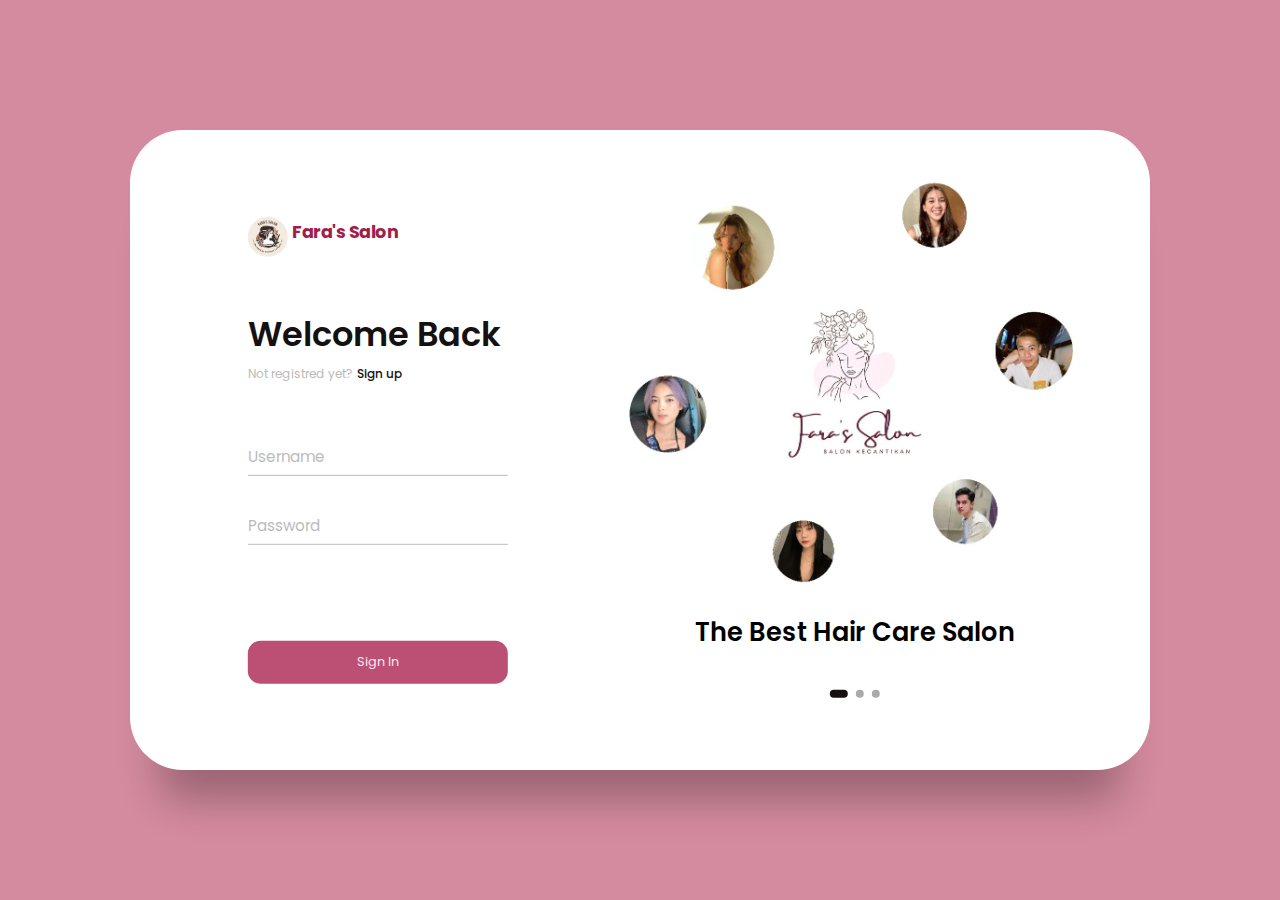
<file: login.html>
<!DOCTYPE html>
<html lang="en">
  <head>
    <meta charset="UTF-8" />
    <meta http-equiv="X-UA-Compatible" content="IE=edge" />
    <meta name="viewport" content="width=device-width, initial-scale=1.0" />
    <meta name="description" content="fara's salon">
    <meta name="keywords" content="sign in, sign up">
    <meta name ="author" content="safararisda">
    <title>Sign in & Sign up Form</title>
    <link rel="stylesheet" href="css/login.css" />
    <link rel="icon" href="favicon.ico">
  </head>
  <body>
    <main>
      <div class="box">
        <div class="inner-box">
          <div class="forms-wrap">
            <form action="menu.html" autocomplete="off" class="sign-in-form">
              <div class="logo">
                <img src="./image/logofara.jpg" alt="easyclass" />
                <h4>Fara's Salon</h4>
              </div>

              <div class="heading">
                <h2>Welcome Back</h2>
                <h6>Not registred yet?</h6>
                <a href="#" class="toggle">Sign up</a>
              </div>

              <div class="actual-form">
                <div class="input-wrap">
                  <input
                    type="text"
                    minlength="4"
                    class="input-field"
                    autocomplete="off"
                    required
                  />
                  <label>Username</label>
                </div>

                <div class="input-wrap">
                  <input
                    type="password"
                    minlength="4"
                    class="input-field"
                    autocomplete="off"
                    required
                  />
                  <label>Password</label>
                </div>

                <input type="submit" value="Sign In" class="sign-btn" />
              </div>
            </form>

            <form action="index.html" autocomplete="off" class="sign-up-form">
              <div class="logo">
                <img src="image/logofara.jpg" alt="easyclass" />
                <h4>Fara's Salon</h4>
              </div>

              <div class="heading">
                <h2>Get Started</h2>
                <h6>Already have an account?</h6>
                <a href="#" class="toggle">Sign in</a>
              </div>

              <div class="actual-form">
                <div class="input-wrap">
                  <input
                    type="text"
                    minlength="4"
                    class="input-field"
                    autocomplete="off"
                    required
                  />
                  <label>Username</label>
                </div>

                <div class="input-wrap">
                  <input
                    type="email"
                    class="input-field"
                    autocomplete="off"
                    required
                  />
                  <label>Email</label>
                </div>

                <div class="input-wrap">
                  <input
                    type="password"
                    minlength="4"
                    class="input-field"
                    autocomplete="off"
                    required
                  />
                  <label>Password</label>
                </div>

                <input type="submit" value="Sign Up" class="sign-btn" />
              </div>
            </form>
          </div>

          <div class="carousel">
            <div class="images-wrapper">
              <img src="image/login.jpg" class="image img-1 show" alt="" />
              <img src="image/login2.jpg" class="image img-2" alt="" />
              <img src="image/login3.jpg" class="image img-3" alt="" />
            </div>

            <div class="text-slider">
              <div class="text-wrap">
                <div class="text-group">
                  <h2>The Best Hair Care Salon</h2>
                  <h2>Your hair is your crown!</h2>
                  <h2>Create Your Own Hairstyle</h2>
                </div>
              </div>

              <div class="bullets">
                <span class="active" data-value="1"></span>
                <span data-value="2"></span>
                <span data-value="3"></span>
              </div>
            </div>
          </div>
        </div>
      </div>
    </main>

    <!-- Javascript file -->

    <script src="js/login.js"></script>
  </body>
</html>
</file>
<file: css/login.css>
@import url("https://fonts.googleapis.com/css2?family=Poppins:wght@200;300;400;500;600;700;800&display=swap");

*,
*::before,
*::after {
  padding: 0;
  margin: 0;
  box-sizing: border-box;
}

body,
input {
  font-family: "Poppins", sans-serif;
}

main {
  width: 100%;
  min-height: 100vh;
  overflow: hidden;
  background-color: #d48a9f;
  padding: 2rem;
  display: flex;
  align-items: center;
  justify-content: center;
}

.box {
  position: relative;
  width: 100%;
  max-width: 1020px;
  height: 640px;
  background-color: #fff;
  border-radius: 3.3rem;
  box-shadow: 0 60px 40px -30px rgba(0, 0, 0, 0.27);
}

.inner-box {
  position: absolute;
  width: calc(100% - 4.1rem);
  height: calc(100% - 4.1rem);
  top: 50%;
  left: 50%;
  transform: translate(-50%, -50%);
}

.forms-wrap {
  position: absolute;
  height: 100%;
  width: 45%;
  top: 0;
  left: 0;
  display: grid;
  grid-template-columns: 1fr;
  grid-template-rows: 1fr;
  transition: 0.8s ease-in-out;
}
form {
  max-width: 260px;
  width: 100%;
  margin: 0 auto;
  height: 100%;
  display: flex;
  flex-direction: column;
  justify-content: space-evenly;
  grid-column: 1 / 2;
  grid-row: 1 / 2;
  transition: opacity 0.02s 0.4s;
}

form.sign-up-form {
  opacity: 0;
  pointer-events: none;
}

.logo {
  display: flex;
  align-items: center;
}

.logo img {
  width: 40px;
  margin-right: 0.3rem;
  border-radius: 50%;
}

.logo h4 {
  font-size: 1.1rem;
  margin-top: -9px;
  letter-spacing: -0.5px;
  color: #a0204a;
}

.heading h2 {
  font-size: 2.1rem;
  font-weight: 600;
  color: #151111;
}

.heading h6 {
  color: #bababa;
  font-weight: 400;
  font-size: 0.75rem;
  display: inline;
}

.toggle {
  color: #151111;
  text-decoration: none;
  font-size: 0.75rem;
  font-weight: 500;
  transition: 0.3s;
}

.toggle:hover {
  color: #8b1212;
}

.input-wrap {
  position: relative;
  height: 37px;
  margin-bottom: 2rem;
}

.input-field {
  position: absolute;
  width: 100%;
  height: 100%;
  background: none;
  border: none;
  outline: none;
  border-bottom: 1px solid #bbb;
  padding: 0;
  font-size: 0.95rem;
  color: #151111;
  transition: 0.4s;
}

label {
  position: absolute;
  left: 0;
  top: 50%;
  transform: translateY(-50%);
  font-size: 0.95rem;
  color: #bbb;
  pointer-events: none;
  transition: 0.4s;
}

.input-field.active {
  border-bottom-color: #151111;
}

.input-field.active + label {
  font-size: 0.75rem;
  top: -2px;
}

.sign-btn {
  display: inline-block;
  width: 100%;
  height: 43px;
  background-color: #bb5074;
  color: rgb(252, 230, 243);
  border: none;
  cursor: pointer;
  border-radius: 0.8rem;
  font-size: 0.8rem;
  margin-top: 4rem;
  transition: 0.3s;
}

.sign-btn:hover {
  background-color: #f888b3;
}

main.sign-up-mode form.sign-in-form {
  opacity: 0;
  pointer-events: none;
}

main.sign-up-mode form.sign-up-form {
  opacity: 1;
  pointer-events: all;
}

main.sign-up-mode .forms-wrap {
  left: 55%;
}

main.sign-up-mode .carousel {
  left: 0%;
}

.carousel {
  position: absolute;
  height: 100%;
  width: 55%;
  left: 45%;
  top: 0;
  background-color: #ffffff;
  border-radius: 2rem;
  display: grid;
  grid-template-rows: auto 1fr;
  padding-bottom: 2rem;
  overflow: hidden;
  transition: 0.8s ease-in-out;
}

.images-wrapper {
  display: grid;
  grid-template-columns: 1fr;
  grid-template-rows: 1fr;
}

.image {
  width: 100%;
  grid-column: 1/2;
  grid-row: 1/2;
  opacity: 0;
  transition: opacity 0.3s, transform 0.5s;
}

.img-1 {
  transform: translate(0, -50px);
}

.img-2 {
  transform: scale(0.4, 0.5);
}

.img-3 {
  transform: scale(0.3) rotate(-20deg);
}

.image.show {
  opacity: 1;
  transform: none;
}

.text-slider {
  display: flex;
  align-items: center;
  justify-content: center;
  flex-direction: column;
}

.text-wrap {
  max-height: 2.2rem;
  overflow: hidden;
  margin-bottom: 2.5rem;
}

.text-group {
  display: flex;
  flex-direction: column;
  text-align: center;
  transform: translateY(0);
  transition: 0.5s;
}

.text-group h2 {
  line-height: 2.2rem;
  font-weight: 600;
  font-size: 1.6rem;
}

.bullets {
  display: flex;
  align-items: center;
  justify-content: center;
}

.bullets span {
  display: block;
  width: 0.5rem;
  height: 0.5rem;
  background-color: #aaa;
  margin: 0 0.25rem;
  border-radius: 50%;
  cursor: pointer;
  transition: 0.3s;
}

.bullets span.active {
  width: 1.1rem;
  background-color: #151111;
  border-radius: 1rem;
}

@media (max-width: 850px) {
  .box {
    height: auto;
    max-width: 550px;
    overflow: hidden;
  }

  .inner-box {
    position: static;
    transform: none;
    width: revert;
    height: revert;
    padding: 2rem;
  }

  .forms-wrap {
    position: revert;
    width: 100%;
    height: auto;
  }

  form {
    max-width: revert;
    padding: 1.5rem 2.5rem 2rem;
    transition: transform 0.8s ease-in-out, opacity 0.45s linear;
  }

  .heading {
    margin: 2rem 0;
  }

  form.sign-up-form {
    transform: translateX(100%);
  }

  main.sign-up-mode form.sign-in-form {
    transform: translateX(-100%);
  }

  main.sign-up-mode form.sign-up-form {
    transform: translateX(0%);
  }

  .carousel {
    position: revert;
    height: auto;
    width: 100%;
    padding: 3rem 2rem;
    display: flex;
  }

  .images-wrapper {
    display: none;
  }

  .text-slider {
    width: 100%;
  }
}

@media (max-width: 530px) {
  main {
    padding: 1rem;
  }

  .box {
    border-radius: 2rem;
  }

  .inner-box {
    padding: 1rem;
  }

  .carousel {
    padding: 1.5rem 1rem;
    border-radius: 1.6rem;
  }

  .text-wrap {
    margin-bottom: 1rem;
  }

  .text-group h2 {
    font-size: 1.2rem;
  }

  form {
    padding: 1rem 2rem 1.5rem;
  }
}
</file>
